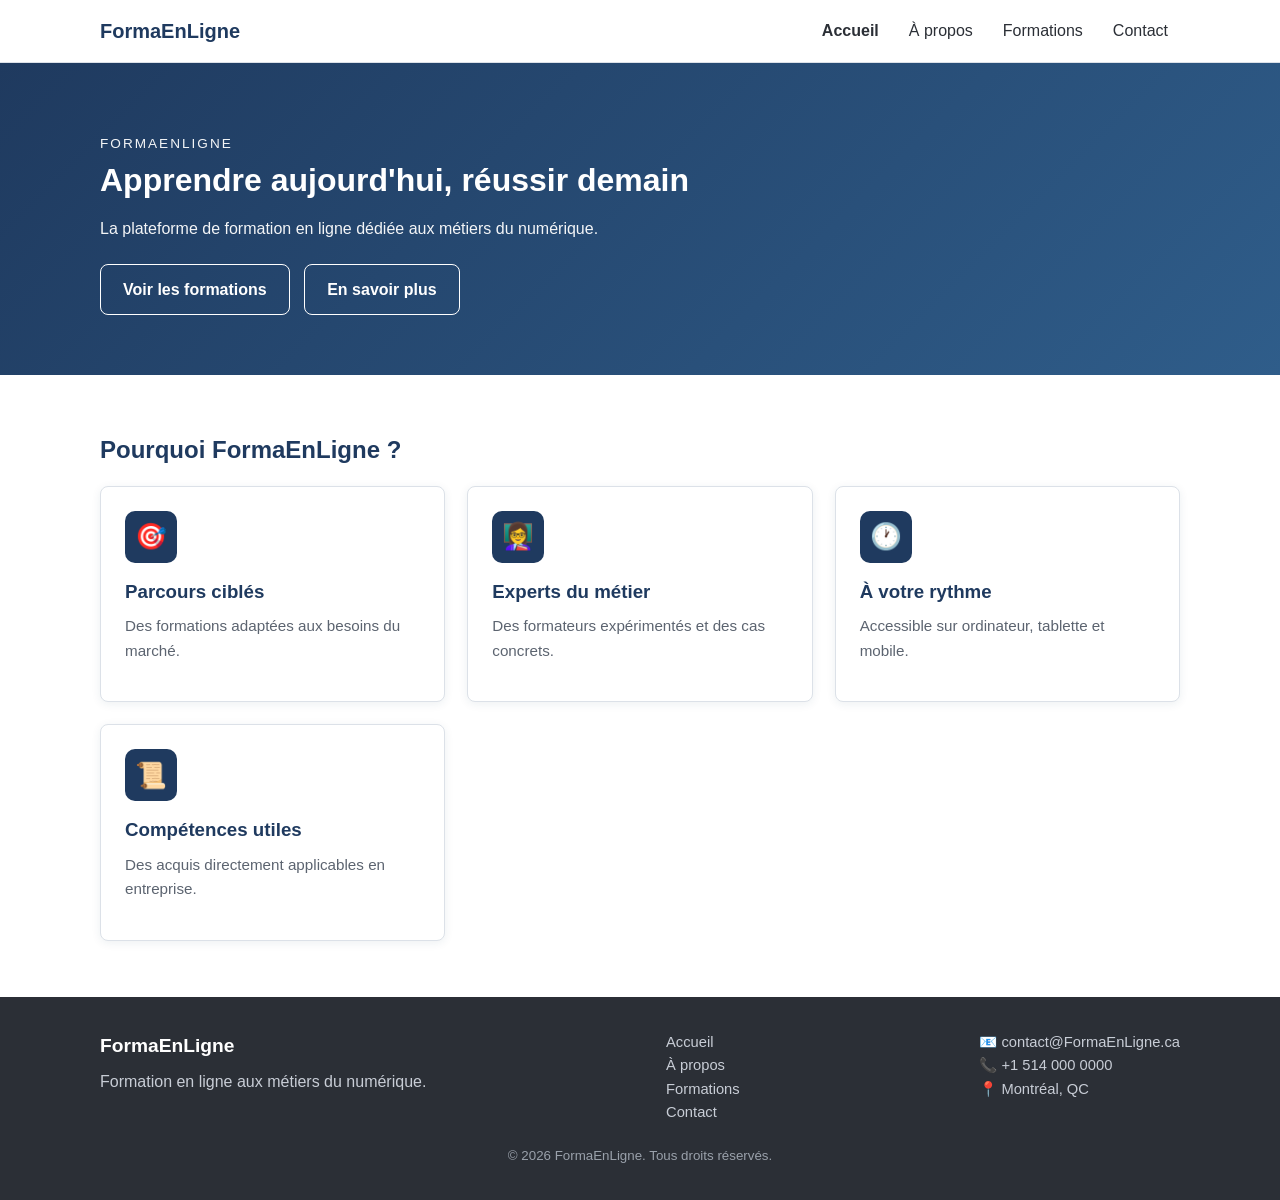
<file: index.html>
<!DOCTYPE html>
<html lang="fr">
<head>
  <meta charset="UTF-8">
  <meta name="viewport" content="width=device-width, initial-scale=1.0">
  <title>FormaEnLigne — Formation en ligne</title>
  <link rel="stylesheet" href="assets/styles.css">
</head>
<body>

  <!-- En-tête commun -->
  <header class="entete">
    <div class="conteneur">
      <a href="index.html" class="logo">FormaEnLigne</a>
      <button class="burger" onclick="basculerMenu()">☰</button>
      <ul class="nav" id="nav">
        <li><a href="index.html" style="font-weight:700">Accueil</a></li>
        <li><a href="apropos.html">À propos</a></li>
        <li><a href="formations.html">Formations</a></li>
        <li><a href="contact.html">Contact</a></li>
      </ul>
    </div>
  </header>

  <!-- Slogan, titre et boutons -->
  <section class="bandeau">
    <div class="conteneur">
      <p class="slogan">FormaEnLigne</p>
      <h1>Apprendre aujourd'hui, réussir demain</h1>
      <p>La plateforme de formation en ligne dédiée aux métiers du numérique.</p>
      <a class="btn clair" href="formations.html">Voir les formations</a>
      <a class="btn clair" href="apropos.html">En savoir plus</a>
    </div>
  </section>

  <!-- Atouts de la plateforme -->
  <section class="section">
    <div class="conteneur">
      <h2>Pourquoi FormaEnLigne ?</h2>
      <div class="grille">

        <div class="carte">
          <div class="badge">🎯</div>
          <h3>Parcours ciblés</h3>
          <p>Des formations adaptées aux besoins du marché.</p>
        </div>

        <div class="carte">
          <div class="badge">👩‍🏫</div>
          <h3>Experts du métier</h3>
          <p>Des formateurs expérimentés et des cas concrets.</p>
        </div>

        <div class="carte">
          <div class="badge">🕐</div>
          <h3>À votre rythme</h3>
          <p>Accessible sur ordinateur, tablette et mobile.</p>
        </div>

        <div class="carte">
          <div class="badge">📜</div>
          <h3>Compétences utiles</h3>
          <p>Des acquis directement applicables en entreprise.</p>
        </div>

      </div>
    </div>
  </section>

  <!-- Pied de page commun -->
  <footer class="pied">
    <div class="conteneur">
      <div>
        <div class="marque">FormaEnLigne</div>
        <p>Formation en ligne aux métiers du numérique.</p>
      </div>
      <div>
        <a href="index.html">Accueil</a>
        <a href="apropos.html">À propos</a>
        <a href="formations.html">Formations</a>
        <a href="contact.html">Contact</a>
      </div>
      <div>
        <a>📧 contact@FormaEnLigne.ca</a>
        <a>📞 +1 514 000 0000</a>
        <a>📍 Montréal, QC</a>
      </div>
    </div>
    <small>© 2026 FormaEnLigne. Tous droits réservés.</small>
  </footer>

  <script src="assets/main.js"></script>
</body>
</html>
</file>
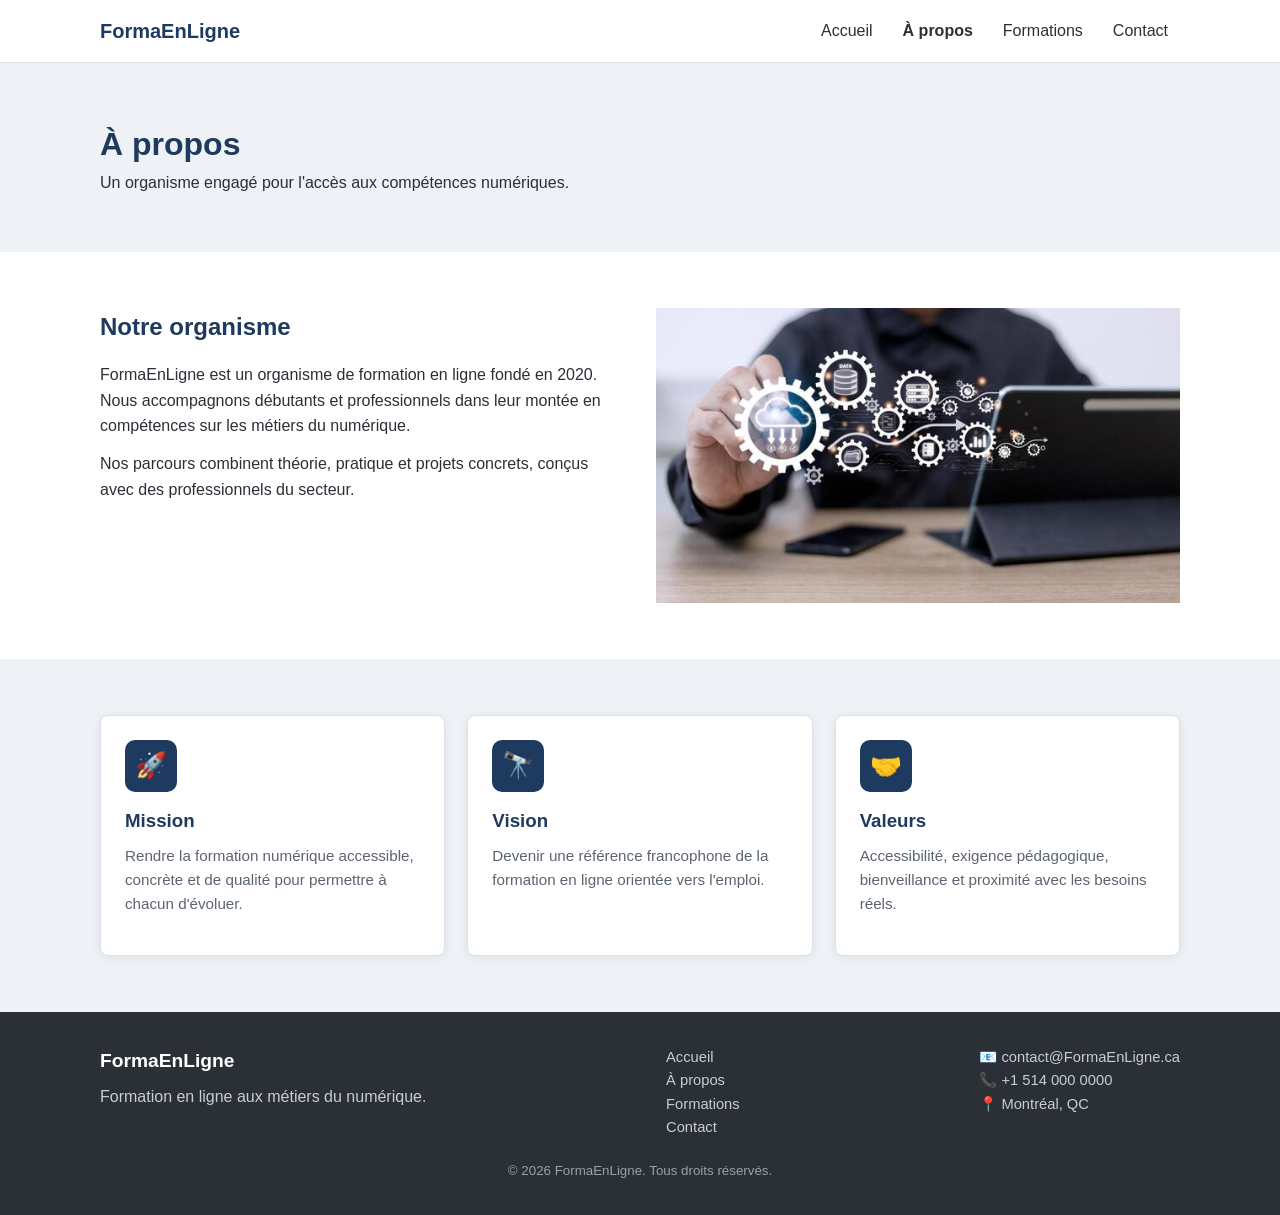
<file: apropos.html>
<!DOCTYPE html>
<html lang="fr">
<head>
  <meta charset="UTF-8">
  <meta name="viewport" content="width=device-width, initial-scale=1.0">
  <title>À propos — FormaEnLigne</title>
  <link rel="stylesheet" href="assets/styles.css">
</head>
<body>

  <!-- En-tête commun -->
  <header class="entete">
    <div class="conteneur">
      <a href="index.html" class="logo">FormaEnLigne</a>
      <button class="burger" onclick="basculerMenu()">☰</button>
      <ul class="nav" id="nav">
        <li><a href="index.html">Accueil</a></li>
        <li><a href="apropos.html" style="font-weight:700">À propos</a></li>
        <li><a href="formations.html">Formations</a></li>
        <li><a href="contact.html">Contact</a></li>
      </ul>
    </div>
  </header>

  <!-- Titre de la page -->
  <section class="section gris">
    <div class="conteneur">
      <h1>À propos</h1>
      <p>Un organisme engagé pour l'accès aux compétences numériques.</p>
    </div>
  </section>

  <!-- Présentation -->
  <section class="section">
    <div class="conteneur">
      <div class="deux-cols">

        <div>
          <h2>Notre organisme</h2>
          <p>FormaEnLigne est un organisme de formation en ligne fondé en 2020. Nous accompagnons 
            débutants et professionnels dans leur montée en compétences sur les métiers du numérique.</p>
          <p style="margin-top:12px">Nos parcours combinent théorie, pratique et projets concrets, conçus avec des professionnels du secteur.</p>
        </div>

        <img src="assets/presentation.jpg" alt="Apprentissage en ligne">

      </div>
    </div>
  </section>

  <!-- Mission, vision, valeurs -->
  <section class="section gris">
    <div class="conteneur">
      <div class="grille">

        <div class="carte">
          <div class="badge">🚀</div>
          <h3>Mission</h3>
          <p>Rendre la formation numérique accessible, concrète et de qualité pour permettre à chacun d'évoluer.</p>
        </div>

        <div class="carte">
          <div class="badge">🔭</div>
          <h3>Vision</h3>
          <p>Devenir une référence francophone de la formation en ligne orientée vers l'emploi.</p>
        </div>

        <div class="carte">
          <div class="badge">🤝</div>
          <h3>Valeurs</h3>
          <p>Accessibilité, exigence pédagogique, bienveillance et proximité avec les besoins réels.</p>
        </div>

      </div>
    </div>
  </section>

  <!-- Pied de page commun -->
  <footer class="pied">
    <div class="conteneur">
      <div>
        <div class="marque">FormaEnLigne</div>
        <p>Formation en ligne aux métiers du numérique.</p>
      </div>
      <div>
        <a href="index.html">Accueil</a>
        <a href="apropos.html">À propos</a>
        <a href="formations.html">Formations</a>
        <a href="contact.html">Contact</a>
      </div>
      <div>
        <a>📧 contact@FormaEnLigne.ca</a>
        <a>📞 +1 514 000 0000</a>
        <a>📍 Montréal, QC</a>
      </div>
    </div>
    <small>© 2026 FormaEnLigne. Tous droits réservés.</small>
  </footer>

  <script src="assets/main.js"></script>
</body>
</html>
</file>
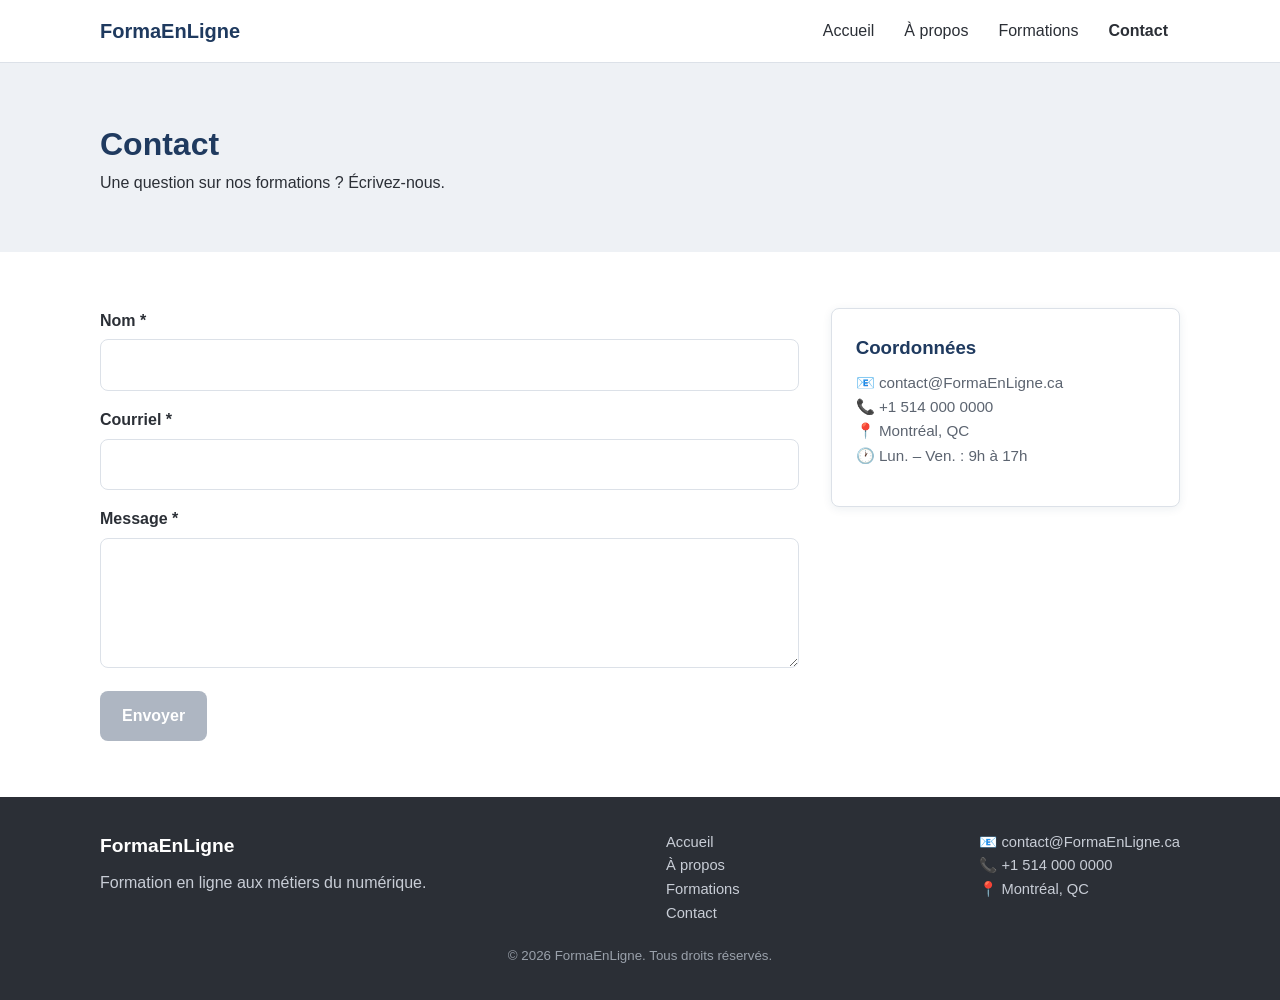
<file: contact.html>
<!DOCTYPE html>
<html lang="fr">
<head>
  <meta charset="UTF-8">
  <meta name="viewport" content="width=device-width, initial-scale=1.0">
  <title>Contact — FormaEnLigne</title>
  <link rel="stylesheet" href="assets/styles.css">
</head>
<body>

  <!-- En-tête commun -->
  <header class="entete">
    <div class="conteneur">
      <a href="index.html" class="logo">FormaEnLigne</a>
      <button class="burger" onclick="basculerMenu()">☰</button>
      <ul class="nav" id="nav">
        <li><a href="index.html">Accueil</a></li>
        <li><a href="apropos.html">À propos</a></li>
        <li><a href="formations.html">Formations</a></li>
        <li><a href="contact.html" style="font-weight:700">Contact</a></li>
      </ul>
    </div>
  </header>

  <!-- Titre de la page -->
  <section class="section gris">
    <div class="conteneur">
      <h1>Contact</h1>
      <p>Une question sur nos formations ? Écrivez-nous.</p>
    </div>
  </section>

  <!-- Formulaire + coordonnées -->
  <section class="section">
    <div class="conteneur">
      <div class="deux-cols large">

        <!-- Formulaire -->
        <div>
          <!-- Message affiché par le JS -->
          <div class="succes" id="succes">✅ Merci ! Votre message a bien été envoyé.</div>

          <form id="form">
            <div class="champ">
              <label for="nom">Nom *</label>
              <input id="nom">
            </div>

            <div class="champ">
              <label for="email">Courriel *</label>
              <input id="email" type="email">
            </div>

            <div class="champ">
              <label for="message">Message *</label>
              <textarea id="message"></textarea>
            </div>

            <!-- Bouton désactivé tant que les champs ne sont pas remplis -->
            <button class="btn" id="envoyer" disabled>Envoyer</button>
          </form>
        </div>

        <!-- Coordonnées -->
        <div class="carte">
          <h3>Coordonnées</h3>
          <p>📧 contact@FormaEnLigne.ca<br>📞 +1 514 000 0000<br>📍 Montréal, QC<br>🕐 Lun. – Ven. : 9h à 17h</p>
        </div>

      </div>
    </div>
  </section>

  <!-- Pied de page commun -->
  <footer class="pied">
    <div class="conteneur">
      <div>
        <div class="marque">FormaEnLigne</div>
        <p>Formation en ligne aux métiers du numérique.</p>
      </div>
      <div>
        <a href="index.html">Accueil</a>
        <a href="apropos.html">À propos</a>
        <a href="formations.html">Formations</a>
        <a href="contact.html">Contact</a>
      </div>
      <div>
        <a>📧 contact@FormaEnLigne.ca</a>
        <a>📞 +1 514 000 0000</a>
        <a>📍 Montréal, QC</a>
      </div>
    </div>
    <small>© 2026 FormaEnLigne. Tous droits réservés.</small>
  </footer>

  <script src="assets/main.js"></script>
</body>
</html>
</file>
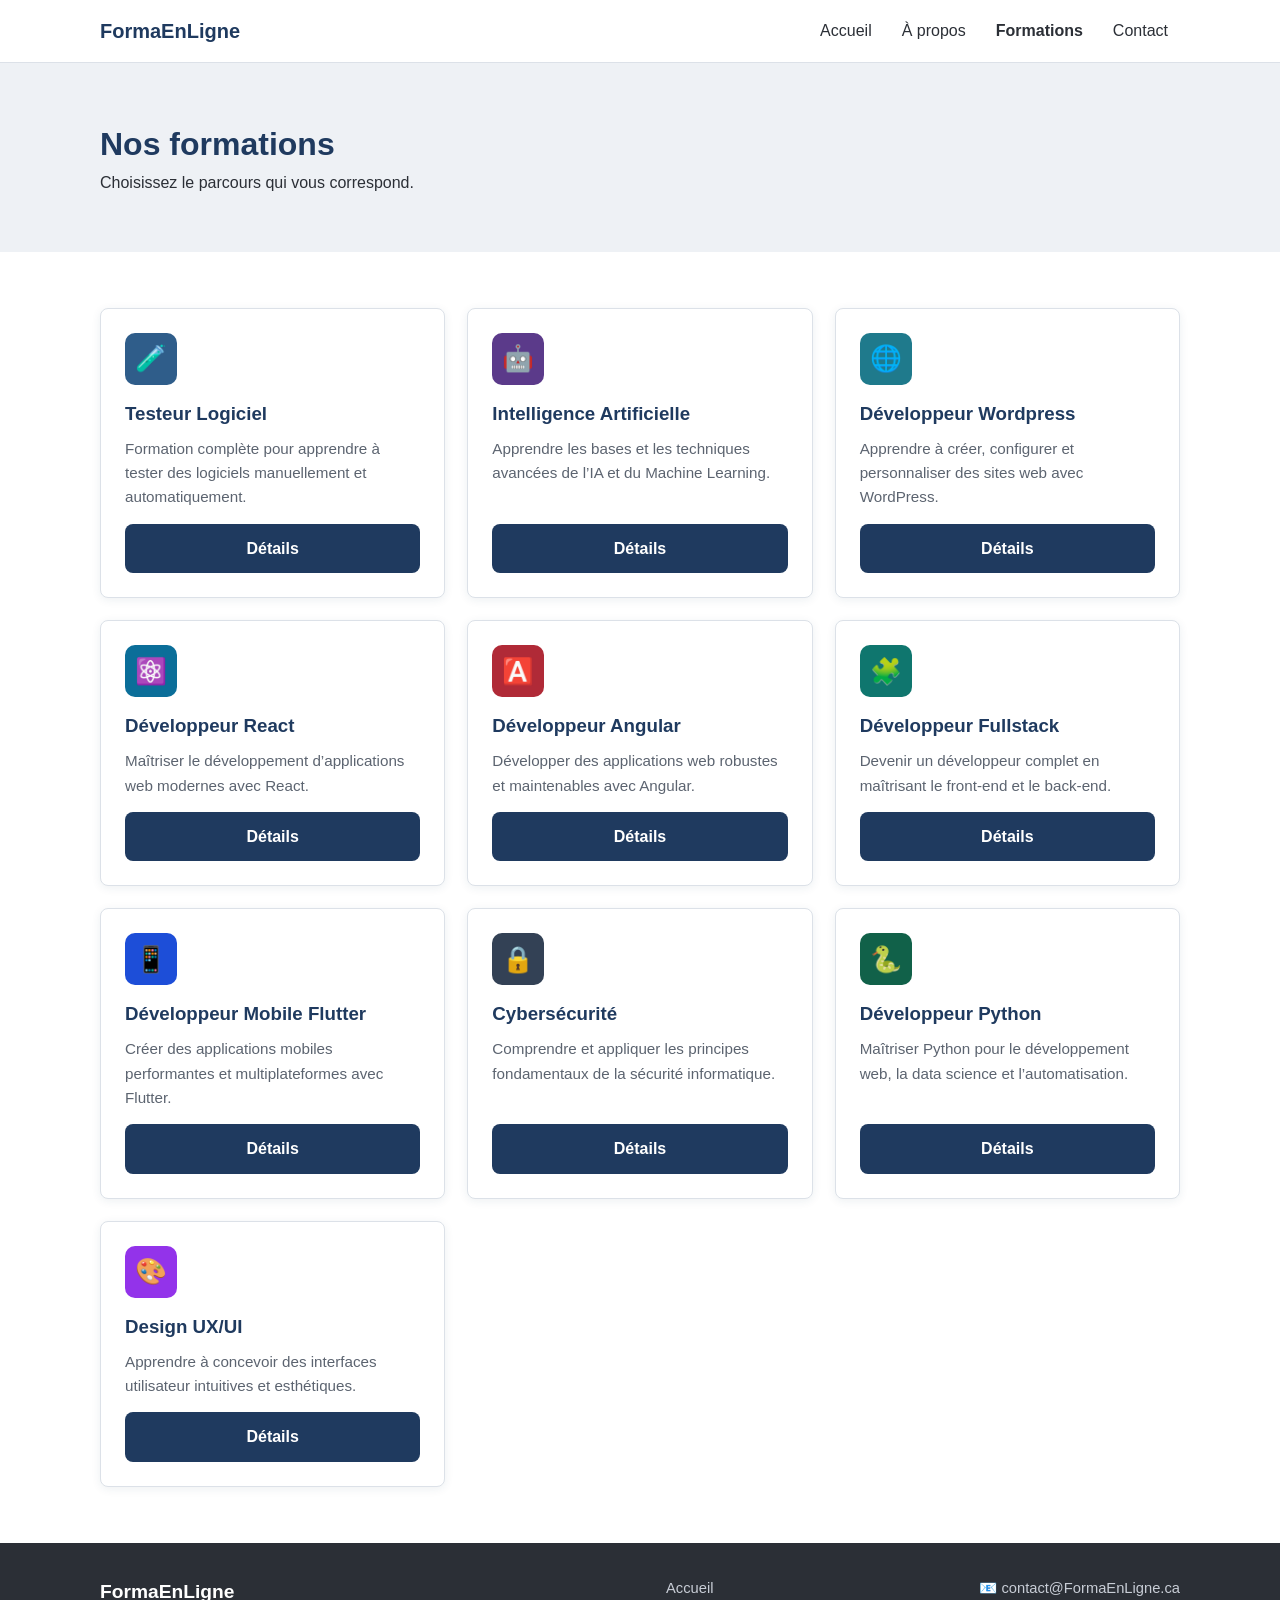
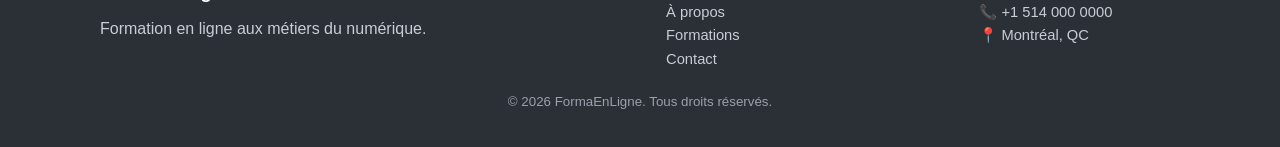
<file: formations.html>
<!DOCTYPE html>
<html lang="fr">
<head>
  <meta charset="UTF-8">
  <meta name="viewport" content="width=device-width, initial-scale=1.0">
  <title>Formations — FormaEnLigne</title>
  <link rel="stylesheet" href="assets/styles.css">
</head>
<body>

  <!-- En-tête commun -->
  <header class="entete">
    <div class="conteneur">
      <a href="index.html" class="logo">FormaEnLigne</a>
      <button class="burger" onclick="basculerMenu()">☰</button>
      <ul class="nav" id="nav">
        <li><a href="index.html">Accueil</a></li>
        <li><a href="apropos.html">À propos</a></li>
        <li><a href="formations.html" style="font-weight:700">Formations</a></li>
        <li><a href="contact.html">Contact</a></li>
      </ul>
    </div>
  </header>

  <!-- Titre de la page -->
  <section class="section gris">
    <div class="conteneur">
      <h1>Nos formations</h1>
      <p>Choisissez le parcours qui vous correspond.</p>
    </div>
  </section>

  <!-- Liste des formations : les cartes sont générées par main.js -->
  <section class="section">
    <div class="conteneur">
      <div class="grille" id="liste"></div>
    </div>
  </section>

  <!-- Pied de page commun -->
  <footer class="pied">
    <div class="conteneur">
      <div>
        <div class="marque">FormaEnLigne</div>
        <p>Formation en ligne aux métiers du numérique.</p>
      </div>
      <div>
        <a href="index.html">Accueil</a>
        <a href="apropos.html">À propos</a>
        <a href="formations.html">Formations</a>
        <a href="contact.html">Contact</a>
      </div>
      <div>
        <a>📧 contact@FormaEnLigne.ca</a>
        <a>📞 +1 514 000 0000</a>
        <a>📍 Montréal, QC</a>
      </div>
    </div>
    <small>© 2026 FormaEnLigne. Tous droits réservés.</small>
  </footer>

  <script src="assets/main.js"></script>
</body>
</html>
</file>
<file: assets/styles.css>
/* Couleurs, mesures */
:root {
  --bleu: #1f3a5f;      /* couleur principale */
  --bleu2: #2f5d8a;     /* accents et survols */
  --texte: #2b2f36;     /* texte courant */
  --gris: #5c6470;      /* texte secondaire */
  --fond: #eef1f5;      /* fonds clairs */
  --bord: #dce1e8;      /* bordures fines */
  --rayon: 8px;         /* arrondi standard */
  --large: 1120px;      /* largeur max du contenu */
  --ombre: 0 2px 10px rgba(31, 58, 95, .08);
}

/* Réinitialisation de base */
* {
  margin: 0;
  padding: 0;
  box-sizing: border-box;
}

body {
  font-family: "Segoe UI", Roboto, Arial, sans-serif;
  color: var(--texte);
  line-height: 1.6;

  /* Colonne verticale */
  display: flex;
  flex-direction: column;
  min-height: 100vh;
}

a {
  color: var(--bleu2);
  text-decoration: none;
}

a:hover {
  text-decoration: underline;
}

img,
svg {
  max-width: 100%;
}

/* Conteneur et sections */
.conteneur {
  width: 100%;
  max-width: var(--large);
  margin: 0 auto;
  padding: 0 20px;
}

.section {
  padding: 56px 0;
}

.section.gris {
  background: var(--fond);
}

h1 {
  font-size: 2rem;
  color: var(--bleu);
}

h2 {
  font-size: 1.5rem;
  color: var(--bleu);
  margin-bottom: 16px;
}

/* Boutons */
.btn {
  display: inline-block;
  background: var(--bleu);
  color: #fff;
  padding: 12px 22px;
  border: none;
  border-radius: var(--rayon);
  font: inherit;
  font-weight: 600;
  cursor: pointer;
}

.btn:hover {
  background: var(--bleu2);
  text-decoration: none;
}

.btn.clair {
  background: transparent;
  border: 1px solid currentColor;
  color: inherit;
}

.btn:disabled {
  background: #aeb6c2;
  cursor: not-allowed;
}

/* Accueil, en-têtes de page, détails */
.bandeau {
  padding: 60px 0;
  color: #fff;
  background: linear-gradient(135deg, var(--bleu), var(--bleu2));
}

.bandeau h1 {
  color: #fff;
}

.bandeau p {
  opacity: .95;
  max-width: 640px;
  margin-top: 10px;
}

.bandeau .btn {
  margin-top: 22px;
}

.bandeau .btn + .btn {
  margin-left: 10px;
}

.slogan {
  text-transform: uppercase;
  letter-spacing: 2px;
  font-size: .85rem;
  opacity: .9;
}

/* En-tête et navigation */
.entete {
  position: sticky;
  top: 0;
  z-index: 50;
  background: #fff;
  border-bottom: 1px solid var(--bord);
}

.entete .conteneur {
  display: flex;
  align-items: center;
  justify-content: space-between;
  min-height: 62px;
}

.logo {
  font-size: 1.25rem;
  font-weight: 700;
  color: var(--bleu);
}

.nav {
  display: flex;
  gap: 6px;
  list-style: none;
}

.nav a {
  color: var(--texte);
  padding: 8px 12px;
  border-radius: var(--rayon);
}

.nav a:hover {
  background: var(--fond);
  text-decoration: none;
}

/* Bouton du menu mobile */
.burger {
  display: none;
  background: none;
  border: 1px solid var(--bord);
  border-radius: var(--rayon);
  padding: 6px 10px;
  font-size: 1.3rem;
  color: var(--bleu);
  cursor: pointer;
}

/* Grille et cartes
   La classe .carte est réutilisée partout :
   atouts, mission/vision, chiffres, formations, coordonnées. */
.grille {
  display: grid;
  gap: 22px;
  grid-template-columns: repeat(auto-fill, minmax(260px, 1fr));
}

.carte {
  display: flex;
  flex-direction: column;
  background: #fff;
  border: 1px solid var(--bord);
  border-radius: var(--rayon);
  padding: 24px;
  box-shadow: var(--ombre);
}

.carte:hover {
  box-shadow: 0 8px 22px rgba(31, 58, 95, .14);
}

.carte h3 {
  color: var(--bleu);
  margin-bottom: 8px;
}

.carte p {
  color: var(--gris);
  font-size: .95rem;
  margin-bottom: 14px;
}

.carte .btn {
  margin-top: auto;
  text-align: center;
}

/* Pastille colorée qui contient l'emoji */
.badge {
  width: 52px;
  height: 52px;
  border-radius: 10px;
  display: flex;
  align-items: center;
  justify-content: center;
  font-size: 1.6rem;
  color: #fff;
  background: var(--bleu);
  margin-bottom: 14px;
}

/* Listes numérotées cours et étapes */
.liste-num {
  list-style: none;
}

.liste-num li {
  display: flex;
  gap: 12px;
  align-items: flex-start;
  padding: 12px 0;
  border-bottom: 1px solid var(--bord);
}

.liste-num li:last-child {
  border: none;
}

/* Le petit rond numéroté à gauche */
.liste-num .n {
  flex: 0 0 30px;
  height: 30px;
  border-radius: 50%;
  background: var(--fond);
  color: var(--bleu);
  font-weight: 700;
  font-size: .9rem;
  display: flex;
  align-items: center;
  justify-content: center;
}

/* Étiquettes compétences */
.tags {
  display: flex;
  flex-wrap: wrap;
  gap: 10px;
}

.tag {
  background: var(--fond);
  color: var(--bleu);
  padding: 8px 14px;
  border-radius: 20px;
  font-size: .88rem;
}

/* Mise en page à deux colonnes pour À propos, Détails et Contact. */
.deux-cols {
  display: grid;
  grid-template-columns: 1fr 1fr;
  gap: 32px;
  align-items: start;
}
.deux-cols.large {
  grid-template-columns: 2fr 1fr;
}

/* Formulaire */
.champ {
  margin-bottom: 16px;
}
.champ label {
  display: block;
  font-weight: 600;
  margin-bottom: 6px;
}
.champ input,
.champ textarea {
  width: 100%;
  padding: 12px 14px;
  border: 1px solid var(--bord);
  border-radius: var(--rayon);
  font: inherit;
}
.champ textarea {
  min-height: 130px;
  resize: vertical;
}
.champ input:focus,
.champ textarea:focus {
  outline: none;
  border-color: var(--bleu2);
  box-shadow: 0 0 0 3px rgba(47, 93, 138, .12);
}

/* Message de succès affiché par le JS */
.succes {
  display: none;
  background: #e6f4ea;
  border: 1px solid #a9d5b8;
  color: #1e7a3d;
  padding: 14px;
  border-radius: var(--rayon);
  margin-bottom: 18px;
}

/* Pied de page */
.pied {
  margin-top: auto;
  background: var(--texte);
  color: #c8cdd6;
  padding: 34px 0;
}

.pied .conteneur {
  display: flex;
  flex-wrap: wrap;
  gap: 24px;
  justify-content: space-between;
}

.pied a {
  display: block;
  color: #c8cdd6;
  font-size: .92rem;
}

.pied a:hover {
  color: #fff;
}

.pied .marque {
  color: #fff;
  font-weight: 700;
  font-size: 1.2rem;
  margin-bottom: 8px;
}

.pied small {
  display: block;
  width: 100%;
  text-align: center;
  margin-top: 20px;
  color: #9aa1ab;
}

/* Tablette 760px et moins */
@media (max-width: 760px) {
  .deux-cols,
  .deux-cols.large {
    grid-template-columns: 1fr;
  }
}

/* Mobile 640px et moins */
@media (max-width: 640px) {

  /* Bouton du menu burger */
  .burger {
    display: block;
  }

  .nav {
    display: none;
    position: absolute;
    top: 62px;
    left: 0;
    right: 0;
    flex-direction: column;
    background: #fff;
    border-bottom: 1px solid var(--bord);
    box-shadow: var(--ombre);
    padding: 8px 12px;
  }

  /* Classe ajoutée par le JS au clic sur le bouton burger */
  .nav.ouvert {
    display: flex;
  }

  .nav a {
    padding: 12px;
  }
}
</file>
